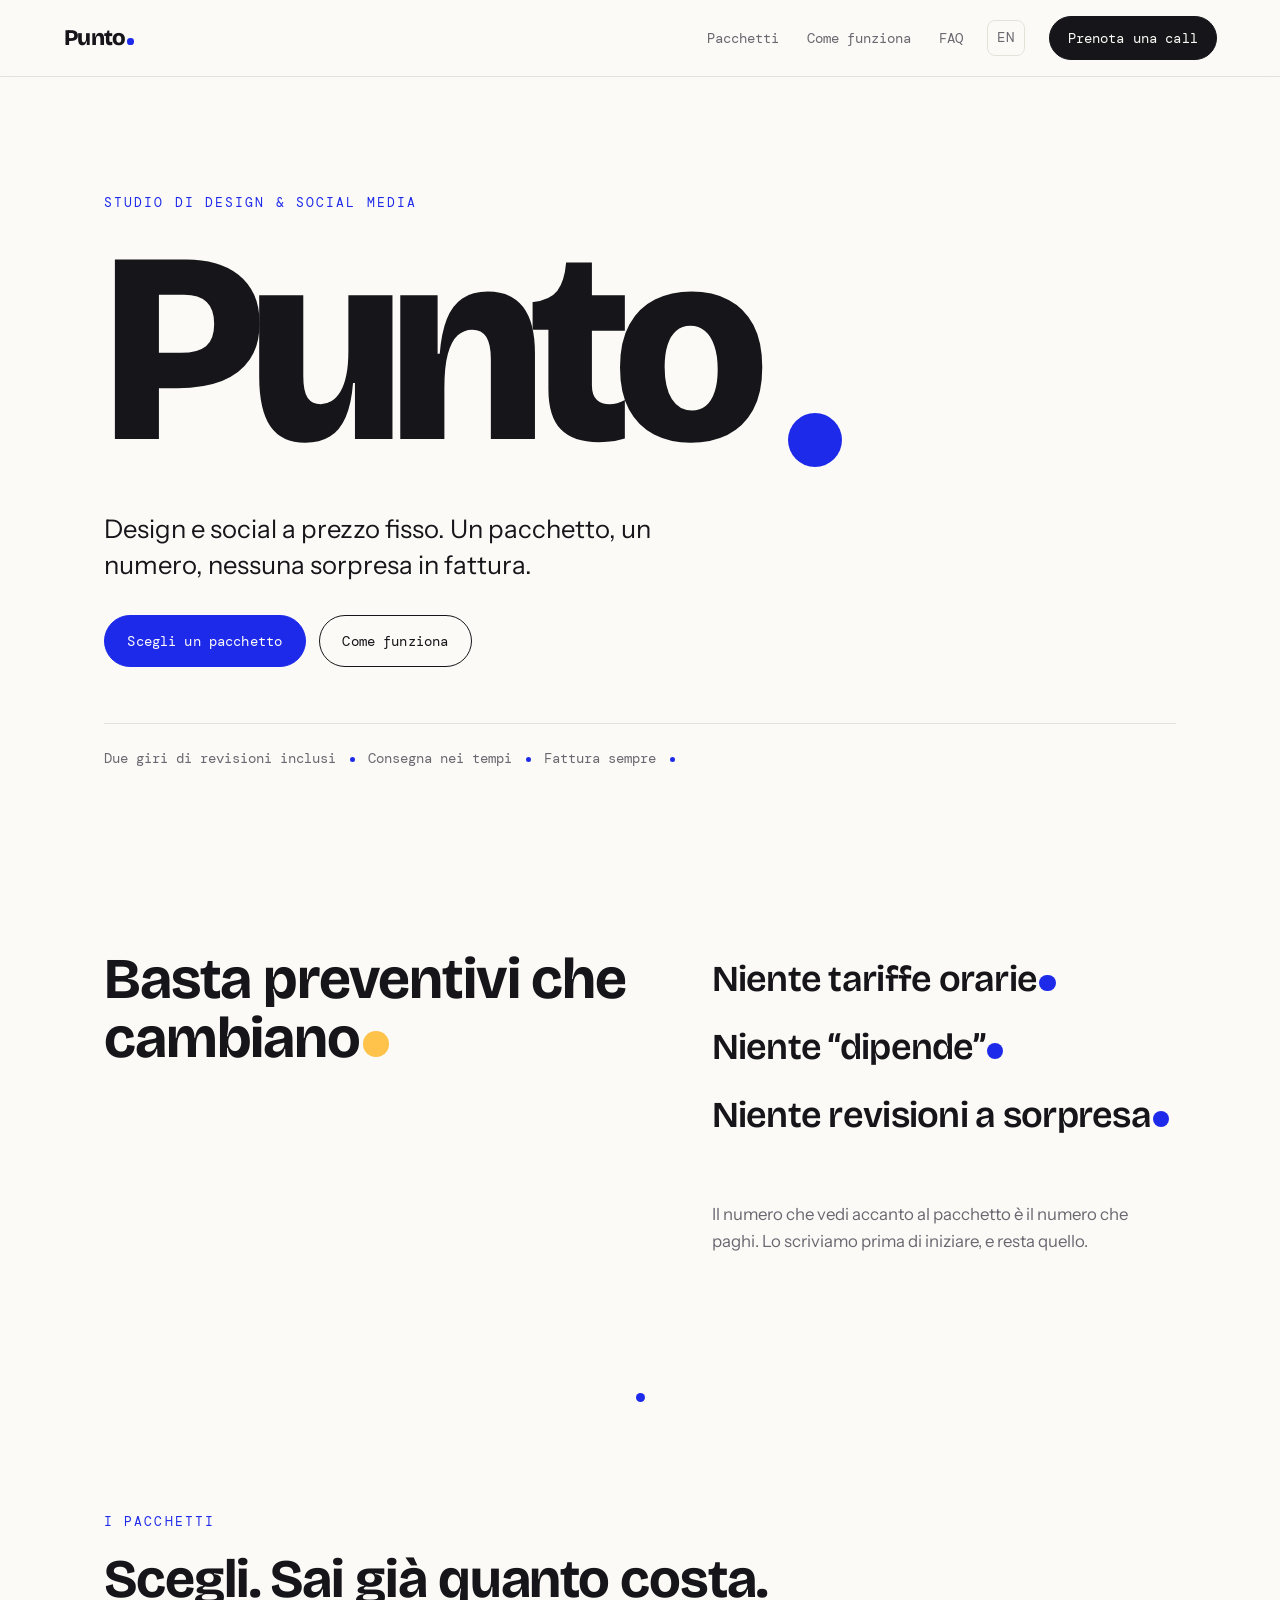
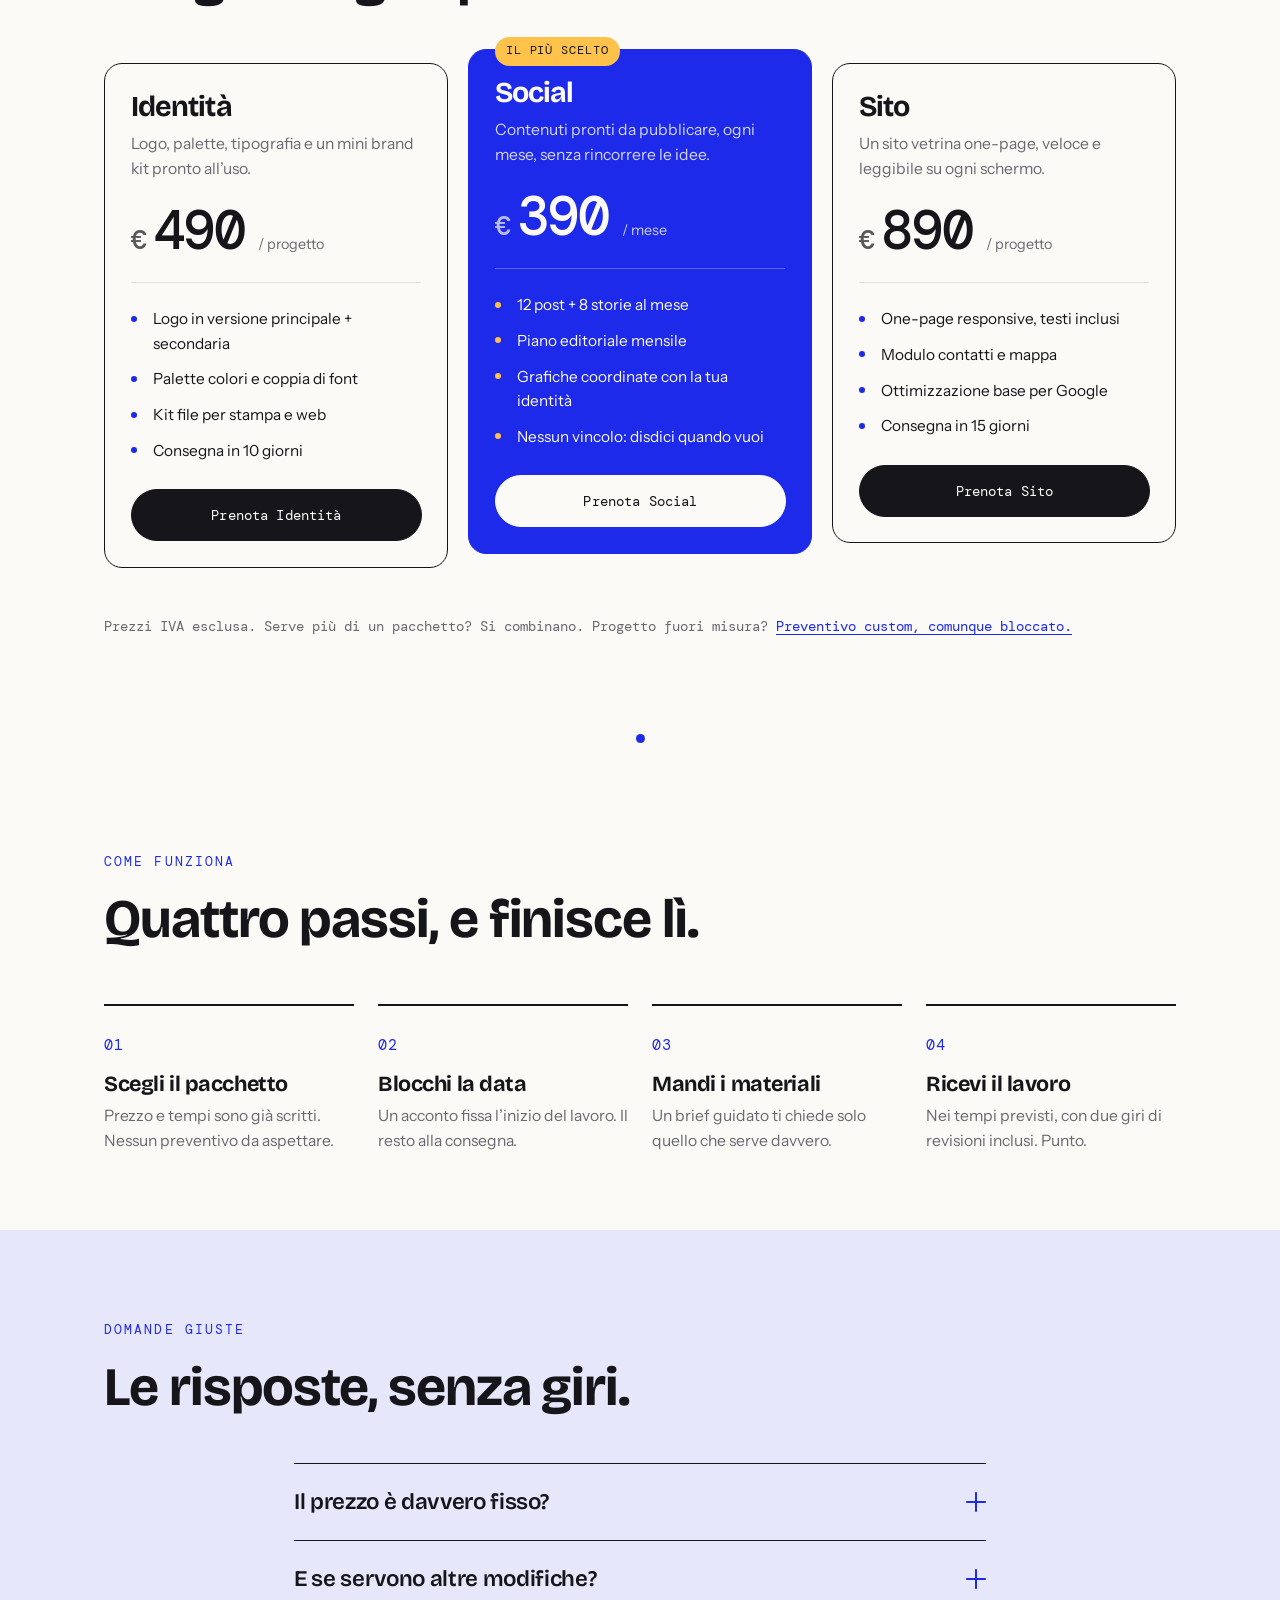
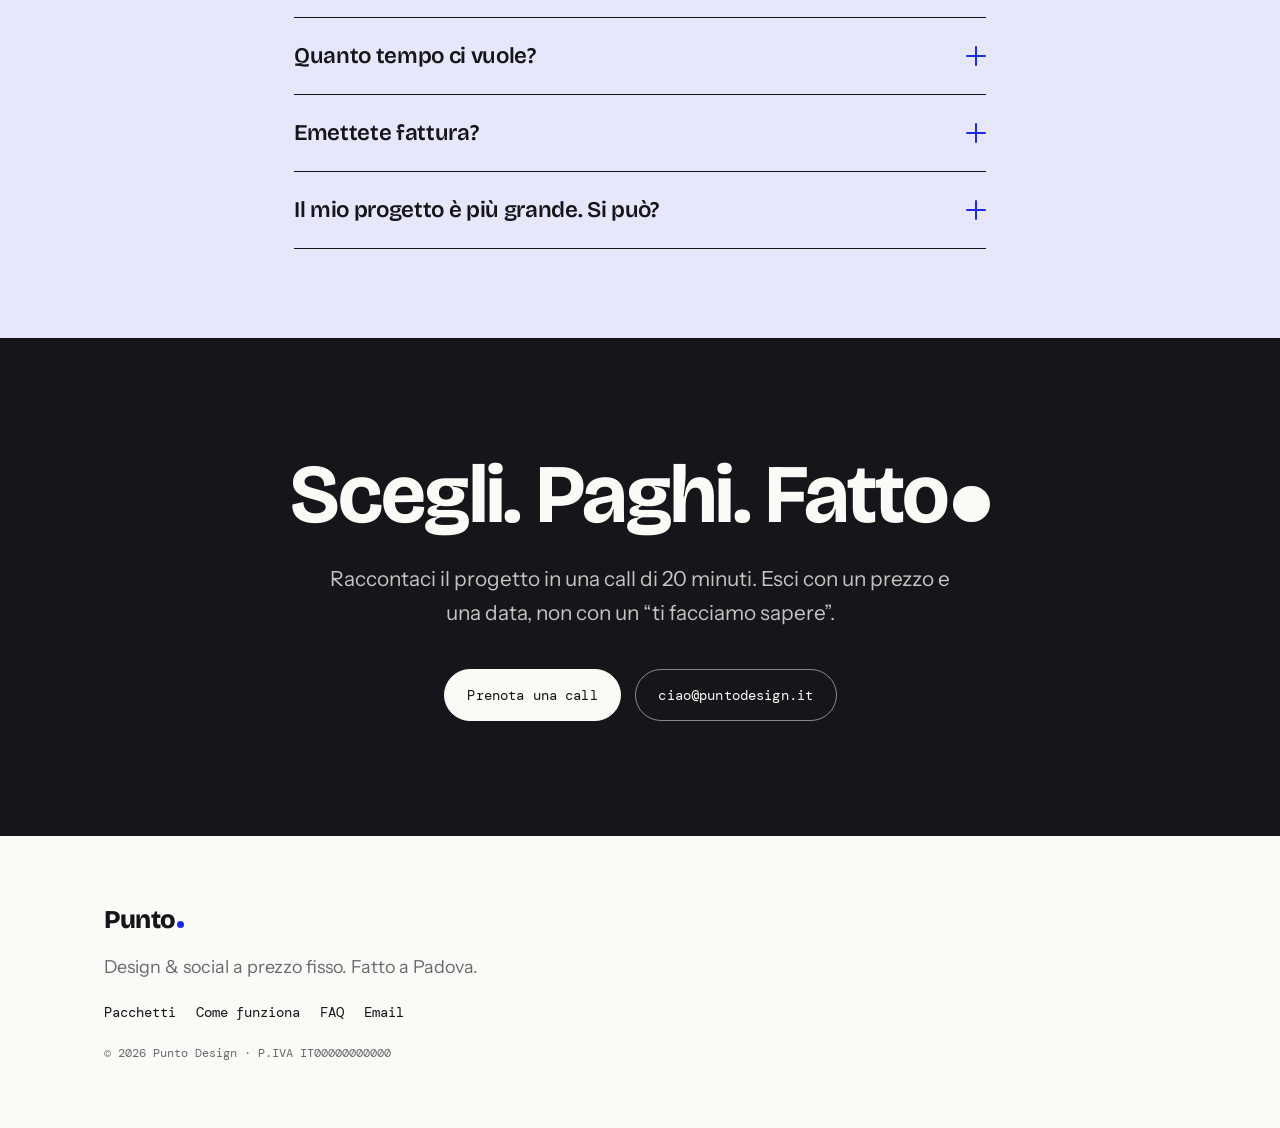
<file: index.html>
<!DOCTYPE html>
<html lang="it">
<head>
  <meta charset="UTF-8" />
  <meta name="viewport" content="width=device-width, initial-scale=1.0" />
  <title>Punto — Design &amp; social a prezzo fisso</title>
  <meta name="description" content="Studio di design e social media a prezzo fisso. Un pacchetto, un numero, nessuna sorpresa in fattura. Punto." />

  <link rel="preconnect" href="https://fonts.googleapis.com" />
  <link rel="preconnect" href="https://fonts.gstatic.com" crossorigin />
  <link href="https://fonts.googleapis.com/css2?family=Bricolage+Grotesque:opsz,wght@12..96,400..800&family=DM+Mono:wght@400;500&family=Instrument+Sans:opsz,wght@20..48,400..600&display=swap" rel="stylesheet" />

  <link rel="stylesheet" href="styles.css" />
  <link rel="icon" href="data:image/svg+xml,%3Csvg xmlns='http://www.w3.org/2000/svg' viewBox='0 0 32 32'%3E%3Crect width='32' height='32' fill='%23FBFAF6'/%3E%3Ccircle cx='16' cy='23' r='6' fill='%231E2AEA'/%3E%3C/svg%3E" />
</head>
<body>
  <a class="skip-link" href="#pacchetti">Salta ai pacchetti</a>

  <!-- ============ NAV ============ -->
  <header class="nav" id="top">
    <a class="nav__brand" href="#top" aria-label="Punto — torna su">
      Punto<span class="dot" aria-hidden="true"></span>
    </a>
    <nav class="nav__links" aria-label="Navigazione principale">
      <a href="#pacchetti">Pacchetti</a>
      <a href="#come-funziona">Come funziona</a>
      <a href="#faq">FAQ</a>
    </nav>
    <a class="nav__lang" href="en.html" aria-label="Switch to English">EN</a>
    <a class="btn btn--ink nav__cta" href="#prenota">Prenota una call</a>
  </header>

  <main>
    <!-- ============ HERO ============ -->
    <section class="hero" aria-labelledby="hero-title">
      <p class="eyebrow">Studio di design &amp; social media</p>
      <h1 class="hero__title" id="hero-title">
        <span class="hero__word">Punto</span><span class="hero__dot" aria-hidden="true"></span>
      </h1>
      <p class="hero__lede">
        Design e social a prezzo fisso. Un pacchetto, un numero,
        nessuna sorpresa in fattura.
      </p>
      <div class="hero__actions">
        <a class="btn btn--cobalt" href="#pacchetti">Scegli un pacchetto</a>
        <a class="btn btn--ghost" href="#come-funziona">Come funziona</a>
      </div>
      <p class="hero__foot">
        Due giri di revisioni inclusi<span class="tick" aria-hidden="true"></span>
        Consegna nei tempi<span class="tick" aria-hidden="true"></span>
        Fattura sempre<span class="tick" aria-hidden="true"></span>
      </p>
    </section>

    <!-- ============ MANIFESTO ============ -->
    <section class="manifesto" aria-labelledby="manifesto-title">
      <h2 class="manifesto__title" id="manifesto-title">
        Basta preventivi che cambiano<span class="dot dot--amber" aria-hidden="true"></span>
      </h2>
      <ul class="manifesto__list">
        <li>Niente tariffe orarie<span class="dot" aria-hidden="true"></span></li>
        <li>Niente &ldquo;dipende&rdquo;<span class="dot" aria-hidden="true"></span></li>
        <li>Niente revisioni a sorpresa<span class="dot" aria-hidden="true"></span></li>
      </ul>
      <p class="manifesto__note">
        Il numero che vedi accanto al pacchetto è il numero che paghi.
        Lo scriviamo prima di iniziare, e resta quello.
      </p>
    </section>

    <div class="divider" role="separator" aria-hidden="true"><span></span></div>

    <!-- ============ PACCHETTI ============ -->
    <section class="packages" id="pacchetti" aria-labelledby="pkg-title">
      <div class="section-head">
        <p class="eyebrow">I pacchetti</p>
        <h2 class="section-head__title" id="pkg-title">Scegli. Sai già quanto costa.</h2>
      </div>

      <div class="pkg-grid">
        <!-- Identità -->
        <article class="pkg">
          <header class="pkg__head">
            <h3 class="pkg__name">Identità</h3>
            <p class="pkg__desc">Logo, palette, tipografia e un mini brand kit pronto all&rsquo;uso.</p>
          </header>
          <p class="pkg__price"><span class="pkg__cur">€</span>490<span class="pkg__unit">/ progetto</span></p>
          <ul class="pkg__list">
            <li>Logo in versione principale + secondaria</li>
            <li>Palette colori e coppia di font</li>
            <li>Kit file per stampa e web</li>
            <li>Consegna in 10 giorni</li>
          </ul>
          <a class="btn btn--ink pkg__cta" href="#prenota">Prenota Identità</a>
        </article>

        <!-- Social - featured -->
        <article class="pkg pkg--featured">
          <span class="pkg__badge">Il più scelto</span>
          <header class="pkg__head">
            <h3 class="pkg__name">Social</h3>
            <p class="pkg__desc">Contenuti pronti da pubblicare, ogni mese, senza rincorrere le idee.</p>
          </header>
          <p class="pkg__price"><span class="pkg__cur">€</span>390<span class="pkg__unit">/ mese</span></p>
          <ul class="pkg__list">
            <li>12 post + 8 storie al mese</li>
            <li>Piano editoriale mensile</li>
            <li>Grafiche coordinate con la tua identità</li>
            <li>Nessun vincolo: disdici quando vuoi</li>
          </ul>
          <a class="btn btn--paper pkg__cta" href="#prenota">Prenota Social</a>
        </article>

        <!-- Sito -->
        <article class="pkg">
          <header class="pkg__head">
            <h3 class="pkg__name">Sito</h3>
            <p class="pkg__desc">Un sito vetrina one-page, veloce e leggibile su ogni schermo.</p>
          </header>
          <p class="pkg__price"><span class="pkg__cur">€</span>890<span class="pkg__unit">/ progetto</span></p>
          <ul class="pkg__list">
            <li>One-page responsive, testi inclusi</li>
            <li>Modulo contatti e mappa</li>
            <li>Ottimizzazione base per Google</li>
            <li>Consegna in 15 giorni</li>
          </ul>
          <a class="btn btn--ink pkg__cta" href="#prenota">Prenota Sito</a>
        </article>
      </div>

      <p class="packages__fineprint">
        Prezzi IVA esclusa. Serve più di un pacchetto? Si combinano.
        Progetto fuori misura? <a href="#prenota">Preventivo custom, comunque bloccato.</a>
      </p>
    </section>

    <div class="divider" role="separator" aria-hidden="true"><span></span></div>

    <!-- ============ COME FUNZIONA ============ -->
    <section class="steps" id="come-funziona" aria-labelledby="steps-title">
      <div class="section-head">
        <p class="eyebrow">Come funziona</p>
        <h2 class="section-head__title" id="steps-title">Quattro passi, e finisce lì.</h2>
      </div>

      <ol class="steps__list">
        <li class="step">
          <span class="step__num">01</span>
          <h3 class="step__title">Scegli il pacchetto</h3>
          <p class="step__text">Prezzo e tempi sono già scritti. Nessun preventivo da aspettare.</p>
        </li>
        <li class="step">
          <span class="step__num">02</span>
          <h3 class="step__title">Blocchi la data</h3>
          <p class="step__text">Un acconto fissa l&rsquo;inizio del lavoro. Il resto alla consegna.</p>
        </li>
        <li class="step">
          <span class="step__num">03</span>
          <h3 class="step__title">Mandi i materiali</h3>
          <p class="step__text">Un brief guidato ti chiede solo quello che serve davvero.</p>
        </li>
        <li class="step">
          <span class="step__num">04</span>
          <h3 class="step__title">Ricevi il lavoro</h3>
          <p class="step__text">Nei tempi previsti, con due giri di revisioni inclusi. Punto.</p>
        </li>
      </ol>
    </section>

    <!-- ============ FAQ ============ -->
    <section class="faq" id="faq" aria-labelledby="faq-title">
      <div class="section-head">
        <p class="eyebrow">Domande giuste</p>
        <h2 class="section-head__title" id="faq-title">Le risposte, senza giri.</h2>
      </div>

      <div class="faq__list">
        <details class="qa">
          <summary>Il prezzo è davvero fisso?<span class="qa__mark" aria-hidden="true"></span></summary>
          <p>Sì. Il numero accanto al pacchetto è quello che paghi. Lo mettiamo per iscritto prima di partire e non cambia in corsa.</p>
        </details>
        <details class="qa">
          <summary>E se servono altre modifiche?<span class="qa__mark" aria-hidden="true"></span></summary>
          <p>Due giri di revisioni sono inclusi in ogni pacchetto. Se ne servono altri, hanno una tariffa fissa a giro, scritta nel preventivo. Nessuna sorpresa.</p>
        </details>
        <details class="qa">
          <summary>Quanto tempo ci vuole?<span class="qa__mark" aria-hidden="true"></span></summary>
          <p>I tempi sono indicati per ogni pacchetto e partono dalla data di start che blocchi tu. Se sei in ritardo con i materiali, la data slitta con te.</p>
        </details>
        <details class="qa">
          <summary>Emettete fattura?<span class="qa__mark" aria-hidden="true"></span></summary>
          <p>Sempre. Fattura regolare per ogni progetto e per ogni mese di gestione social.</p>
        </details>
        <details class="qa">
          <summary>Il mio progetto è più grande. Si può?<span class="qa__mark" aria-hidden="true"></span></summary>
          <p>Certo. Componi più pacchetti insieme, oppure chiedi un preventivo custom: anche quello a prezzo bloccato, deciso prima di iniziare.</p>
        </details>
      </div>
    </section>

    <!-- ============ PRENOTA / CTA ============ -->
    <section class="cta" id="prenota" aria-labelledby="cta-title">
      <h2 class="cta__title" id="cta-title">
        Scegli. Paghi. Fatto<span class="dot dot--paper" aria-hidden="true"></span>
      </h2>
      <p class="cta__lede">
        Raccontaci il progetto in una call di 20 minuti. Esci con un prezzo
        e una data, non con un &ldquo;ti facciamo sapere&rdquo;.
      </p>
      <div class="cta__actions">
        <a class="btn btn--paper" href="mailto:ciao@puntodesign.it?subject=Prenoto%20una%20call">Prenota una call</a>
        <a class="btn btn--ghost-paper" href="mailto:ciao@puntodesign.it">ciao@puntodesign.it</a>
      </div>
    </section>
  </main>

  <!-- ============ FOOTER ============ -->
  <footer class="footer">
    <div class="footer__brand">Punto<span class="dot" aria-hidden="true"></span></div>
    <p class="footer__tag">Design &amp; social a prezzo fisso. Fatto a Padova.</p>
    <nav class="footer__links" aria-label="Link footer">
      <a href="#pacchetti">Pacchetti</a>
      <a href="#come-funziona">Come funziona</a>
      <a href="#faq">FAQ</a>
      <a href="mailto:ciao@puntodesign.it">Email</a>
    </nav>
    <p class="footer__legal">© <span id="year">2026</span> Punto Design · P.IVA IT00000000000</p>
  </footer>

  <script src="script.js"></script>
</body>
</html>
</file>
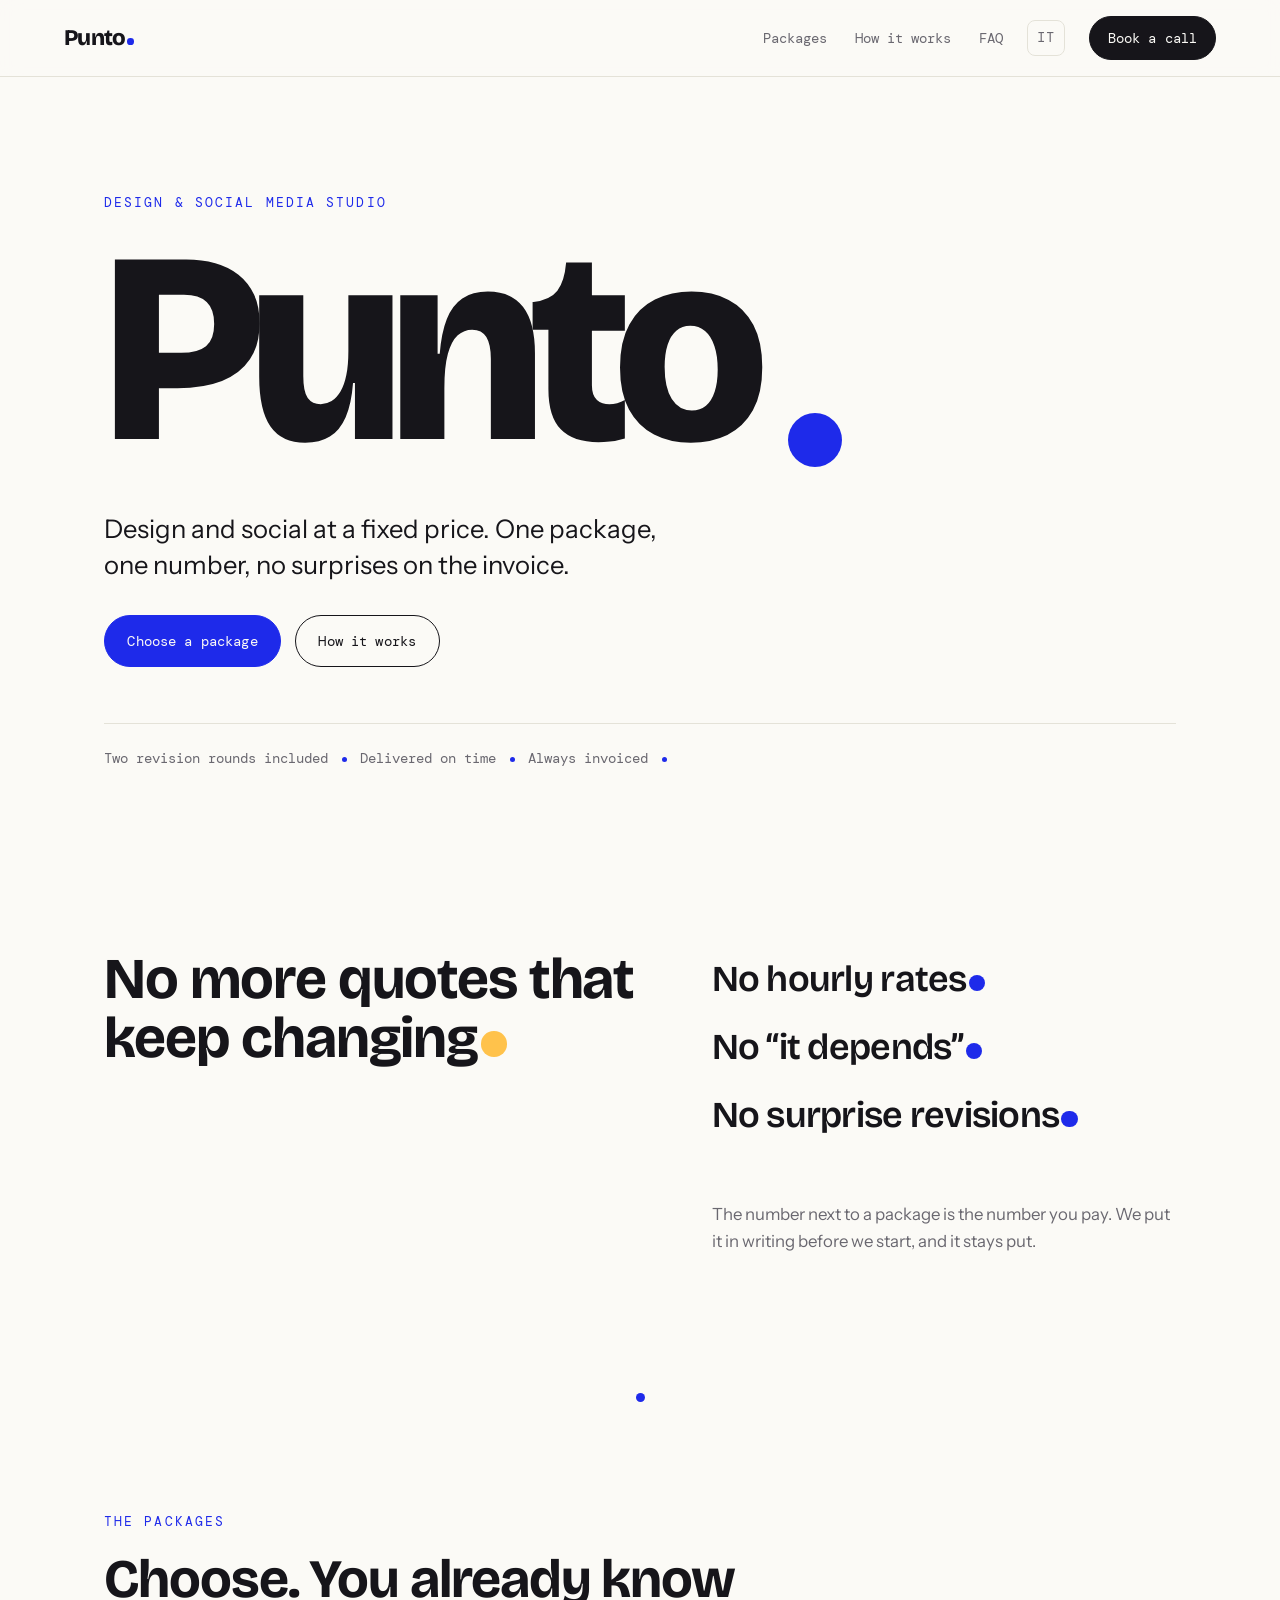
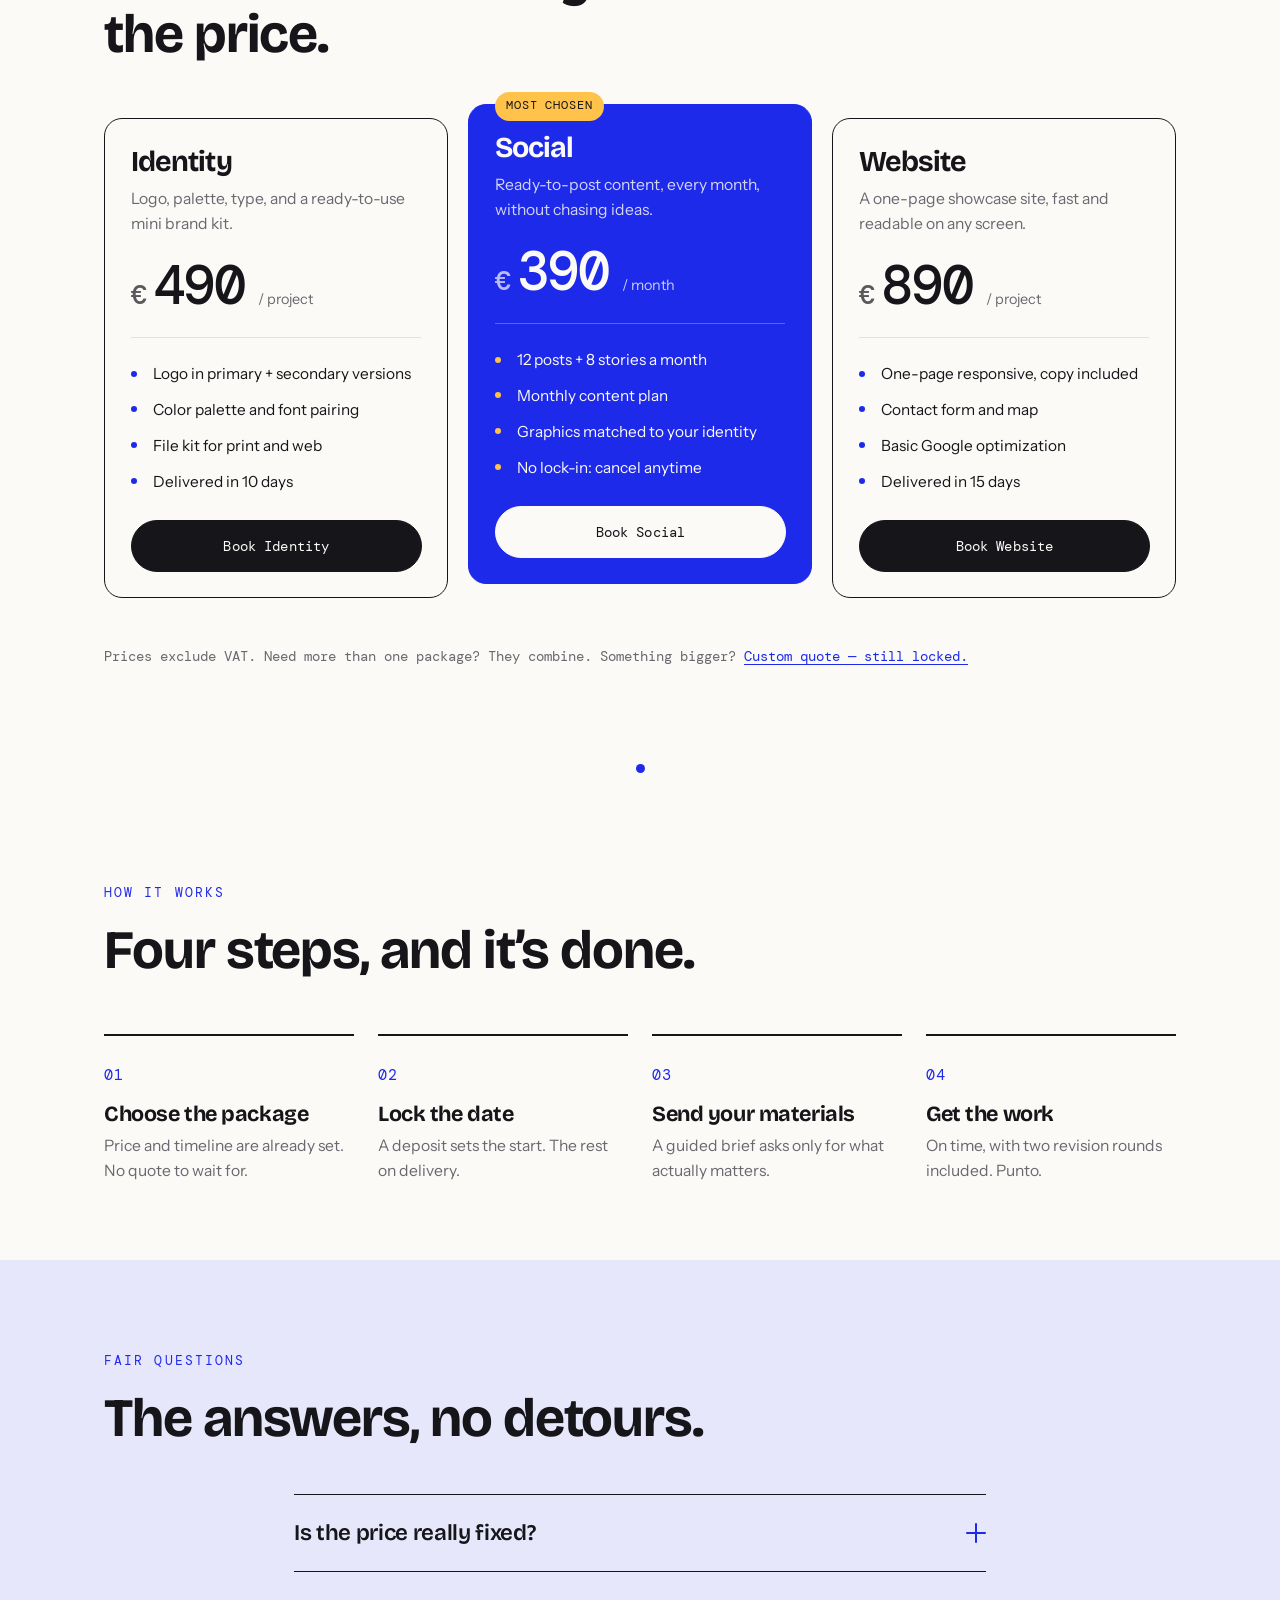
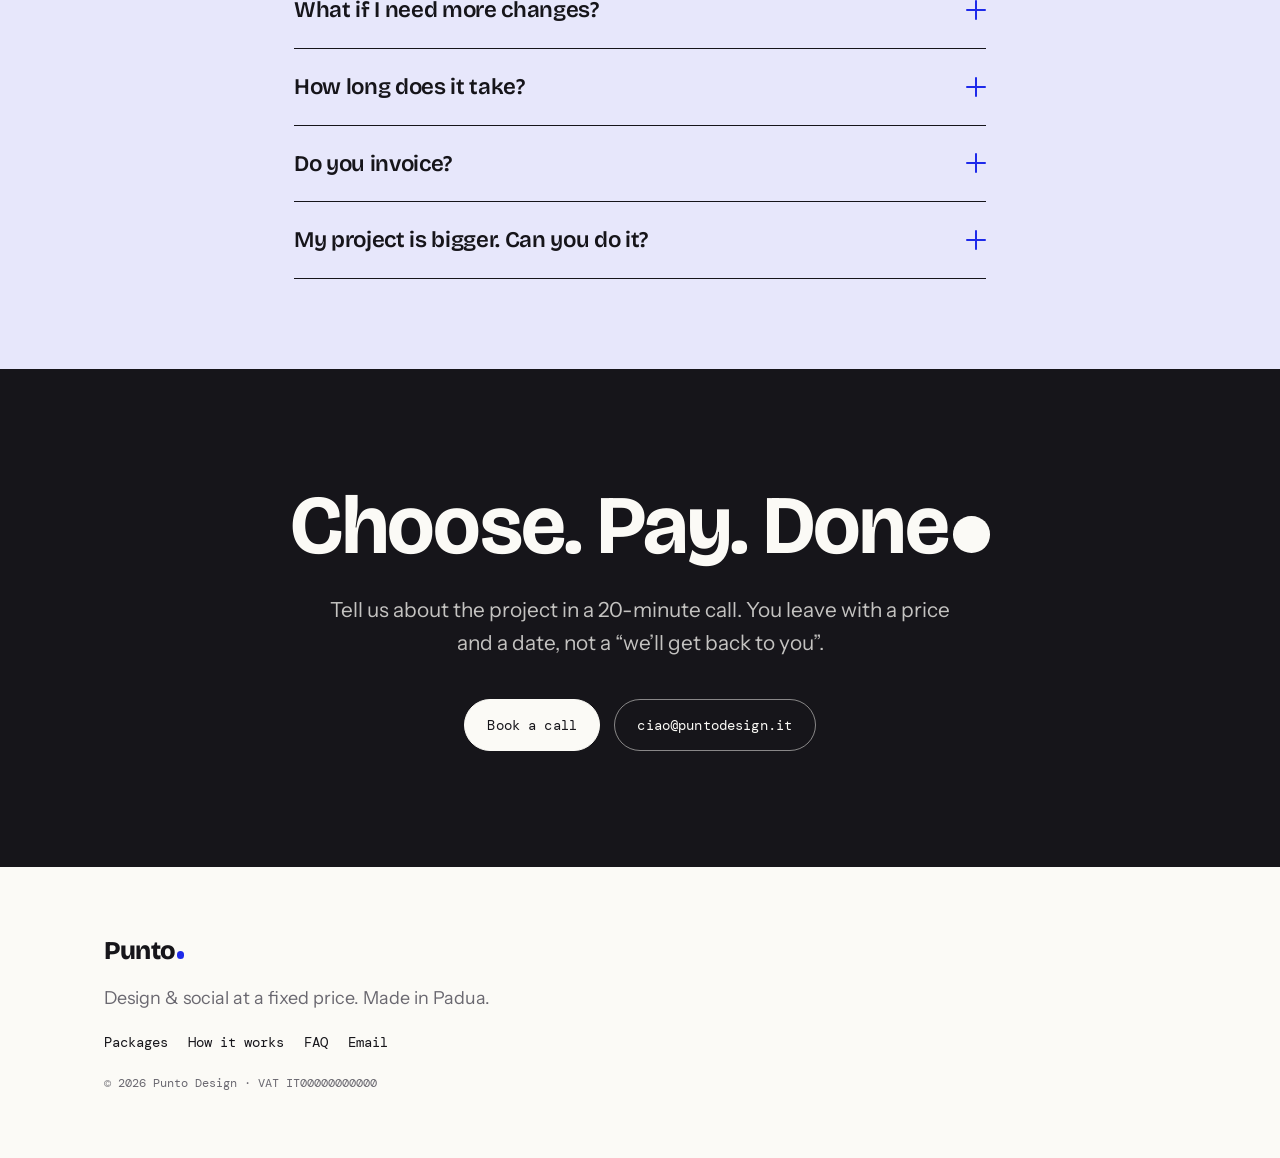
<file: en.html>
<!DOCTYPE html>
<html lang="en">
<head>
  <meta charset="UTF-8" />
  <meta name="viewport" content="width=device-width, initial-scale=1.0" />
  <title>Punto — Design &amp; social at a fixed price</title>
  <meta name="description" content="Design and social media studio at a fixed price. One package, one number, no surprises on the invoice. Punto." />

  <link rel="preconnect" href="https://fonts.googleapis.com" />
  <link rel="preconnect" href="https://fonts.gstatic.com" crossorigin />
  <link href="https://fonts.googleapis.com/css2?family=Bricolage+Grotesque:opsz,wght@12..96,400..800&family=DM+Mono:wght@400;500&family=Instrument+Sans:opsz,wght@20..48,400..600&display=swap" rel="stylesheet" />

  <link rel="stylesheet" href="styles.css" />
  <link rel="icon" href="data:image/svg+xml,%3Csvg xmlns='http://www.w3.org/2000/svg' viewBox='0 0 32 32'%3E%3Crect width='32' height='32' fill='%23FBFAF6'/%3E%3Ccircle cx='16' cy='23' r='6' fill='%231E2AEA'/%3E%3C/svg%3E" />
</head>
<body>
  <a class="skip-link" href="#packages">Skip to packages</a>

  <!-- ============ NAV ============ -->
  <header class="nav" id="top">
    <a class="nav__brand" href="#top" aria-label="Punto — back to top">
      Punto<span class="dot" aria-hidden="true"></span>
    </a>
    <nav class="nav__links" aria-label="Main navigation">
      <a href="#packages">Packages</a>
      <a href="#how-it-works">How it works</a>
      <a href="#faq">FAQ</a>
    </nav>
    <a class="nav__lang" href="index.html" aria-label="Passa all'italiano">IT</a>
    <a class="btn btn--ink nav__cta" href="#book">Book a call</a>
  </header>

  <main>
    <!-- ============ HERO ============ -->
    <section class="hero" aria-labelledby="hero-title">
      <p class="eyebrow">Design &amp; social media studio</p>
      <h1 class="hero__title" id="hero-title">
        <span class="hero__word">Punto</span><span class="hero__dot" aria-hidden="true"></span>
      </h1>
      <p class="hero__lede">
        Design and social at a fixed price. One package, one number,
        no surprises on the invoice.
      </p>
      <div class="hero__actions">
        <a class="btn btn--cobalt" href="#packages">Choose a package</a>
        <a class="btn btn--ghost" href="#how-it-works">How it works</a>
      </div>
      <p class="hero__foot">
        Two revision rounds included<span class="tick" aria-hidden="true"></span>
        Delivered on time<span class="tick" aria-hidden="true"></span>
        Always invoiced<span class="tick" aria-hidden="true"></span>
      </p>
    </section>

    <!-- ============ MANIFESTO ============ -->
    <section class="manifesto" aria-labelledby="manifesto-title">
      <h2 class="manifesto__title" id="manifesto-title">
        No more quotes that keep changing<span class="dot dot--amber" aria-hidden="true"></span>
      </h2>
      <ul class="manifesto__list">
        <li>No hourly rates<span class="dot" aria-hidden="true"></span></li>
        <li>No &ldquo;it depends&rdquo;<span class="dot" aria-hidden="true"></span></li>
        <li>No surprise revisions<span class="dot" aria-hidden="true"></span></li>
      </ul>
      <p class="manifesto__note">
        The number next to a package is the number you pay. We put it in
        writing before we start, and it stays put.
      </p>
    </section>

    <div class="divider" role="separator" aria-hidden="true"><span></span></div>

    <!-- ============ PACKAGES ============ -->
    <section class="packages" id="packages" aria-labelledby="pkg-title">
      <div class="section-head">
        <p class="eyebrow">The packages</p>
        <h2 class="section-head__title" id="pkg-title">Choose. You already know the price.</h2>
      </div>

      <div class="pkg-grid">
        <!-- Identity -->
        <article class="pkg">
          <header class="pkg__head">
            <h3 class="pkg__name">Identity</h3>
            <p class="pkg__desc">Logo, palette, type, and a ready-to-use mini brand kit.</p>
          </header>
          <p class="pkg__price"><span class="pkg__cur">€</span>490<span class="pkg__unit">/ project</span></p>
          <ul class="pkg__list">
            <li>Logo in primary + secondary versions</li>
            <li>Color palette and font pairing</li>
            <li>File kit for print and web</li>
            <li>Delivered in 10 days</li>
          </ul>
          <a class="btn btn--ink pkg__cta" href="#book">Book Identity</a>
        </article>

        <!-- Social - featured -->
        <article class="pkg pkg--featured">
          <span class="pkg__badge">Most chosen</span>
          <header class="pkg__head">
            <h3 class="pkg__name">Social</h3>
            <p class="pkg__desc">Ready-to-post content, every month, without chasing ideas.</p>
          </header>
          <p class="pkg__price"><span class="pkg__cur">€</span>390<span class="pkg__unit">/ month</span></p>
          <ul class="pkg__list">
            <li>12 posts + 8 stories a month</li>
            <li>Monthly content plan</li>
            <li>Graphics matched to your identity</li>
            <li>No lock-in: cancel anytime</li>
          </ul>
          <a class="btn btn--paper pkg__cta" href="#book">Book Social</a>
        </article>

        <!-- Website -->
        <article class="pkg">
          <header class="pkg__head">
            <h3 class="pkg__name">Website</h3>
            <p class="pkg__desc">A one-page showcase site, fast and readable on any screen.</p>
          </header>
          <p class="pkg__price"><span class="pkg__cur">€</span>890<span class="pkg__unit">/ project</span></p>
          <ul class="pkg__list">
            <li>One-page responsive, copy included</li>
            <li>Contact form and map</li>
            <li>Basic Google optimization</li>
            <li>Delivered in 15 days</li>
          </ul>
          <a class="btn btn--ink pkg__cta" href="#book">Book Website</a>
        </article>
      </div>

      <p class="packages__fineprint">
        Prices exclude VAT. Need more than one package? They combine.
        Something bigger? <a href="#book">Custom quote — still locked.</a>
      </p>
    </section>

    <div class="divider" role="separator" aria-hidden="true"><span></span></div>

    <!-- ============ HOW IT WORKS ============ -->
    <section class="steps" id="how-it-works" aria-labelledby="steps-title">
      <div class="section-head">
        <p class="eyebrow">How it works</p>
        <h2 class="section-head__title" id="steps-title">Four steps, and it&rsquo;s done.</h2>
      </div>

      <ol class="steps__list">
        <li class="step">
          <span class="step__num">01</span>
          <h3 class="step__title">Choose the package</h3>
          <p class="step__text">Price and timeline are already set. No quote to wait for.</p>
        </li>
        <li class="step">
          <span class="step__num">02</span>
          <h3 class="step__title">Lock the date</h3>
          <p class="step__text">A deposit sets the start. The rest on delivery.</p>
        </li>
        <li class="step">
          <span class="step__num">03</span>
          <h3 class="step__title">Send your materials</h3>
          <p class="step__text">A guided brief asks only for what actually matters.</p>
        </li>
        <li class="step">
          <span class="step__num">04</span>
          <h3 class="step__title">Get the work</h3>
          <p class="step__text">On time, with two revision rounds included. Punto.</p>
        </li>
      </ol>
    </section>

    <!-- ============ FAQ ============ -->
    <section class="faq" id="faq" aria-labelledby="faq-title">
      <div class="section-head">
        <p class="eyebrow">Fair questions</p>
        <h2 class="section-head__title" id="faq-title">The answers, no detours.</h2>
      </div>

      <div class="faq__list">
        <details class="qa">
          <summary>Is the price really fixed?<span class="qa__mark" aria-hidden="true"></span></summary>
          <p>Yes. The number next to the package is what you pay. We put it in writing before we start, and it won&rsquo;t change midway.</p>
        </details>
        <details class="qa">
          <summary>What if I need more changes?<span class="qa__mark" aria-hidden="true"></span></summary>
          <p>Two revision rounds are included in every package. If you need more, they have a fixed rate per round, written in the quote. No surprises.</p>
        </details>
        <details class="qa">
          <summary>How long does it take?<span class="qa__mark" aria-hidden="true"></span></summary>
          <p>Timelines are listed per package and start from the date you lock in. If your materials run late, the date moves with you.</p>
        </details>
        <details class="qa">
          <summary>Do you invoice?<span class="qa__mark" aria-hidden="true"></span></summary>
          <p>Always. A proper invoice for every project and every month of social management.</p>
        </details>
        <details class="qa">
          <summary>My project is bigger. Can you do it?<span class="qa__mark" aria-hidden="true"></span></summary>
          <p>Of course. Combine several packages, or ask for a custom quote — also at a fixed price, agreed before we start.</p>
        </details>
      </div>
    </section>

    <!-- ============ BOOK / CTA ============ -->
    <section class="cta" id="book" aria-labelledby="cta-title">
      <h2 class="cta__title" id="cta-title">
        Choose. Pay. Done<span class="dot dot--paper" aria-hidden="true"></span>
      </h2>
      <p class="cta__lede">
        Tell us about the project in a 20-minute call. You leave with a price
        and a date, not a &ldquo;we&rsquo;ll get back to you&rdquo;.
      </p>
      <div class="cta__actions">
        <a class="btn btn--paper" href="mailto:ciao@puntodesign.it?subject=Book%20a%20call">Book a call</a>
        <a class="btn btn--ghost-paper" href="mailto:ciao@puntodesign.it">ciao@puntodesign.it</a>
      </div>
    </section>
  </main>

  <!-- ============ FOOTER ============ -->
  <footer class="footer">
    <div class="footer__brand">Punto<span class="dot" aria-hidden="true"></span></div>
    <p class="footer__tag">Design &amp; social at a fixed price. Made in Padua.</p>
    <nav class="footer__links" aria-label="Footer links">
      <a href="#packages">Packages</a>
      <a href="#how-it-works">How it works</a>
      <a href="#faq">FAQ</a>
      <a href="mailto:ciao@puntodesign.it">Email</a>
    </nav>
    <p class="footer__legal">© <span id="year">2026</span> Punto Design · VAT IT00000000000</p>
  </footer>

  <script src="script.js"></script>
</body>
</html>
</file>
<file: styles.css>
/* =========================================================
   Punto — Design & social a prezzo fisso
   Signature: the full stop. A single cobalt dot is the brand;
   claims end in it, dividers are it.
   ========================================================= */

:root {
  /* Palette */
  --paper:      #FBFAF6;   /* warm near-white, not cream */
  --ink:        #16151A;   /* near-black, faint violet */
  --cobalt:     #1E2AEA;   /* the dot / primary */
  --cobalt-ink: #101AC0;   /* pressed state */
  --periwinkle: #E7E7FB;   /* section tint */
  --amber:      #FFC24B;   /* single warm marker */
  --line:       #E4E2D8;   /* hairline on paper */
  --muted:      #6A6870;   /* secondary text */

  /* Type */
  --display: "Bricolage Grotesque", system-ui, sans-serif;
  --body:    "Instrument Sans", system-ui, sans-serif;
  --mono:    "DM Mono", ui-monospace, monospace;

  /* Rhythm */
  --gutter: clamp(1.25rem, 5vw, 5rem);
  --maxw: 1200px;
  --radius: 18px;
}

/* ---------- reset-ish ---------- */
*, *::before, *::after { box-sizing: border-box; }
html { scroll-behavior: smooth; -webkit-text-size-adjust: 100%; }
body {
  margin: 0;
  background: var(--paper);
  color: var(--ink);
  font-family: var(--body);
  font-size: clamp(1rem, 0.96rem + 0.2vw, 1.125rem);
  line-height: 1.6;
  -webkit-font-smoothing: antialiased;
  text-rendering: optimizeLegibility;
}
img { max-width: 100%; display: block; }
a { color: inherit; }

h1, h2, h3 {
  font-family: var(--display);
  font-weight: 700;
  line-height: 1.02;
  letter-spacing: -0.02em;
  margin: 0;
}

.skip-link {
  position: absolute;
  left: 50%;
  transform: translateX(-50%) translateY(-140%);
  top: 0.75rem;
  background: var(--ink);
  color: var(--paper);
  padding: 0.6rem 1rem;
  border-radius: 999px;
  z-index: 100;
  transition: transform 0.18s ease;
}
.skip-link:focus { transform: translateX(-50%) translateY(0); }

:where(a, button, summary, .btn):focus-visible {
  outline: 3px solid var(--cobalt);
  outline-offset: 3px;
  border-radius: 6px;
}

/* =========================================================
   The signature dot
   ========================================================= */
.dot {
  display: inline-block;
  width: 0.44em;
  height: 0.44em;
  margin-left: 0.06em;
  border-radius: 50%;
  background: var(--cobalt);
  vertical-align: baseline;
}
.dot--amber  { background: var(--amber); }
.dot--paper  { background: var(--paper); }

/* small "tick" separator = a mid dot */
.tick {
  display: inline-block;
  width: 5px; height: 5px;
  margin: 0 0.85rem;
  border-radius: 50%;
  background: var(--cobalt);
  vertical-align: middle;
}

/* =========================================================
   Buttons
   ========================================================= */
.btn {
  --btn-bg: var(--ink);
  --btn-fg: var(--paper);
  display: inline-flex;
  align-items: center;
  justify-content: center;
  gap: 0.5rem;
  font-family: var(--mono);
  font-size: 0.9rem;
  letter-spacing: 0.01em;
  text-decoration: none;
  padding: 0.85rem 1.4rem;
  border-radius: 999px;
  background: var(--btn-bg);
  color: var(--btn-fg);
  border: 1.5px solid var(--btn-bg);
  transition: transform 0.16s ease, background 0.16s ease, box-shadow 0.16s ease, color 0.16s ease;
  will-change: transform;
}
.btn:hover { transform: translateY(-2px); box-shadow: 0 10px 24px -14px rgba(22,21,26,0.6); }
.btn:active { transform: translateY(0); }

.btn--ink    { --btn-bg: var(--ink);    --btn-fg: var(--paper); }
.btn--cobalt { --btn-bg: var(--cobalt); --btn-fg: var(--paper); border-color: var(--cobalt); }
.btn--cobalt:hover { background: var(--cobalt-ink); border-color: var(--cobalt-ink); }
.btn--ghost {
  --btn-bg: transparent; --btn-fg: var(--ink);
  border-color: var(--ink);
}
.btn--ghost:hover { background: var(--ink); color: var(--paper); }
.btn--paper  { --btn-bg: var(--paper); --btn-fg: var(--ink); }
.btn--ghost-paper {
  --btn-bg: transparent; --btn-fg: var(--paper);
  border-color: rgba(251,250,246,0.5);
}
.btn--ghost-paper:hover { background: var(--paper); color: var(--ink); border-color: var(--paper); }

/* =========================================================
   Nav
   ========================================================= */
.nav {
  position: sticky;
  top: 0;
  z-index: 50;
  display: flex;
  align-items: center;
  gap: 1.5rem;
  padding: 1rem var(--gutter);
  background: color-mix(in srgb, var(--paper) 86%, transparent);
  backdrop-filter: blur(10px);
  border-bottom: 1px solid var(--line);
}
.nav__brand {
  font-family: var(--display);
  font-weight: 800;
  font-size: 1.4rem;
  letter-spacing: -0.03em;
  text-decoration: none;
  color: var(--ink);
}
.nav__brand .dot { width: 0.3em; height: 0.3em; }
.nav__links {
  display: flex;
  gap: 1.75rem;
  margin-left: auto;
  font-family: var(--mono);
  font-size: 0.9rem;
}
.nav__links a { text-decoration: none; color: var(--muted); transition: color 0.15s ease; }
.nav__links a:hover { color: var(--ink); }
.nav__lang {
  font-family: var(--mono);
  font-size: 0.85rem;
  letter-spacing: 0.08em;
  text-decoration: none;
  color: var(--muted);
  padding: 0.4rem 0.55rem;
  border: 1px solid var(--line);
  border-radius: 8px;
  transition: color 0.15s ease, border-color 0.15s ease;
}
.nav__lang:hover { color: var(--ink); border-color: var(--ink); }
.nav__cta { padding: 0.6rem 1.1rem; }

/* =========================================================
   Hero
   ========================================================= */
.eyebrow {
  font-family: var(--mono);
  font-size: 0.82rem;
  letter-spacing: 0.16em;
  text-transform: uppercase;
  color: var(--cobalt);
  margin: 0 0 1.25rem;
}
.hero {
  max-width: var(--maxw);
  margin: 0 auto;
  padding: clamp(3.5rem, 9vw, 8rem) var(--gutter) clamp(3rem, 6vw, 5rem);
}
.hero__title {
  display: flex;
  align-items: flex-end;
  flex-wrap: wrap;
  font-size: clamp(4.5rem, 22vw, 17rem);
  line-height: 0.86;
  margin: 0;
}
.hero__word { font-weight: 800; letter-spacing: -0.045em; }
.hero__dot {
  display: inline-block;
  width: clamp(0.9rem, 4.5vw, 3.4rem);
  height: clamp(0.9rem, 4.5vw, 3.4rem);
  border-radius: 50%;
  background: var(--cobalt);
  margin-left: 0.12em;
  transform-origin: 50% 100%;
  animation: dot-land 0.9s cubic-bezier(0.2, 1.3, 0.4, 1) 0.15s both;
}
@keyframes dot-land {
  0%   { transform: translateY(-160%) scale(0.4); opacity: 0; }
  55%  { transform: translateY(0) scale(1.18); opacity: 1; }
  72%  { transform: translateY(-18%) scale(0.94); }
  100% { transform: translateY(0) scale(1); }
}
.hero__lede {
  max-width: 34ch;
  font-size: clamp(1.2rem, 1.05rem + 0.7vw, 1.6rem);
  line-height: 1.4;
  color: var(--ink);
  margin: clamp(1.75rem, 4vw, 2.75rem) 0 2rem;
}
.hero__actions { display: flex; flex-wrap: wrap; gap: 0.85rem; }
.hero__foot {
  margin-top: clamp(2rem, 5vw, 3.5rem);
  padding-top: 1.5rem;
  border-top: 1px solid var(--line);
  font-family: var(--mono);
  font-size: 0.85rem;
  color: var(--muted);
  display: flex;
  align-items: center;
  flex-wrap: wrap;
  row-gap: 0.5rem;
}

/* =========================================================
   Manifesto
   ========================================================= */
.manifesto {
  max-width: var(--maxw);
  margin: 0 auto;
  padding: clamp(3rem, 7vw, 6rem) var(--gutter);
  display: grid;
  grid-template-columns: 1fr;
  gap: clamp(1.5rem, 4vw, 2.5rem);
}
.manifesto__title {
  font-size: clamp(2rem, 1.2rem + 3vw, 4rem);
  max-width: 16ch;
}
.manifesto__list {
  list-style: none;
  margin: 0;
  padding: 0;
  display: grid;
  gap: 0.6rem;
  font-family: var(--display);
  font-weight: 600;
  font-size: clamp(1.4rem, 1rem + 1.6vw, 2.4rem);
  letter-spacing: -0.02em;
}
.manifesto__note {
  max-width: 52ch;
  color: var(--muted);
  font-size: 1.05rem;
}
@media (min-width: 860px) {
  .manifesto {
    grid-template-columns: 1.1fr 0.9fr;
    align-items: start;
  }
  .manifesto__title { grid-row: span 2; }
}

/* =========================================================
   Divider (a lone dot)
   ========================================================= */
.divider {
  display: flex;
  justify-content: center;
  padding: clamp(1rem, 3vw, 2rem) 0;
}
.divider span {
  width: 9px; height: 9px;
  border-radius: 50%;
  background: var(--cobalt);
}

/* =========================================================
   Section heads
   ========================================================= */
.section-head { max-width: var(--maxw); margin: 0 auto; padding: 0 var(--gutter); }
.section-head__title { font-size: clamp(2rem, 1.3rem + 2.6vw, 3.4rem); max-width: 20ch; }

/* =========================================================
   Packages
   ========================================================= */
.packages { padding: clamp(3rem, 6vw, 5rem) 0 clamp(2rem, 5vw, 4rem); }
.pkg-grid {
  max-width: var(--maxw);
  margin: clamp(2rem, 5vw, 3.5rem) auto 0;
  padding: 0 var(--gutter);
  display: grid;
  gap: 1.25rem;
  grid-template-columns: 1fr;
}
@media (min-width: 780px) {
  .pkg-grid { grid-template-columns: repeat(3, 1fr); align-items: start; }
}

.pkg {
  position: relative;
  display: flex;
  flex-direction: column;
  background: var(--paper);
  border: 1.5px solid var(--ink);
  border-radius: var(--radius);
  padding: 1.75rem 1.6rem 1.6rem;
  transition: transform 0.18s ease, box-shadow 0.18s ease;
}
.pkg:hover { transform: translateY(-4px); box-shadow: 0 22px 40px -28px rgba(22,21,26,0.55); }

.pkg--featured {
  background: var(--cobalt);
  color: var(--paper);
  border-color: var(--cobalt);
}
@media (min-width: 780px) {
  .pkg--featured { transform: translateY(-14px); }
  .pkg--featured:hover { transform: translateY(-18px); }
}
.pkg__badge {
  position: absolute;
  top: -0.85rem;
  left: 1.6rem;
  background: var(--amber);
  color: var(--ink);
  font-family: var(--mono);
  font-size: 0.72rem;
  letter-spacing: 0.08em;
  text-transform: uppercase;
  padding: 0.35rem 0.7rem;
  border-radius: 999px;
}
.pkg__name {
  font-size: 1.8rem;
  font-weight: 700;
  letter-spacing: -0.03em;
}
.pkg__desc { margin: 0.6rem 0 0; font-size: 0.98rem; }
.pkg--featured .pkg__desc { color: color-mix(in srgb, var(--paper) 82%, transparent); }
.pkg:not(.pkg--featured) .pkg__desc { color: var(--muted); }

.pkg__price {
  font-family: var(--mono);
  font-weight: 500;
  font-size: clamp(2.6rem, 2rem + 2vw, 3.4rem);
  letter-spacing: -0.03em;
  margin: 1.4rem 0 0;
  line-height: 1;
  display: flex;
  align-items: baseline;
  gap: 0.15em;
}
.pkg__cur { font-size: 0.5em; opacity: 0.7; }
.pkg__unit {
  font-family: var(--body);
  font-size: 0.9rem;
  font-weight: 400;
  letter-spacing: 0;
  margin-left: 0.35rem;
}
.pkg:not(.pkg--featured) .pkg__unit { color: var(--muted); }
.pkg--featured .pkg__unit { color: color-mix(in srgb, var(--paper) 78%, transparent); }

.pkg__list {
  list-style: none;
  margin: 1.5rem 0 0;
  padding: 1.5rem 0 0;
  border-top: 1px solid;
  border-color: var(--line);
  display: grid;
  gap: 0.7rem;
  font-size: 0.96rem;
}
.pkg--featured .pkg__list { border-color: rgba(251,250,246,0.28); }
.pkg__list li { position: relative; padding-left: 1.4rem; }
.pkg__list li::before {
  content: "";
  position: absolute;
  left: 0; top: 0.55em;
  width: 6px; height: 6px;
  border-radius: 50%;
  background: var(--cobalt);
}
.pkg--featured .pkg__list li::before { background: var(--amber); }

.pkg__cta { margin-top: 1.6rem; width: 100%; }

.packages__fineprint {
  max-width: var(--maxw);
  margin: clamp(2rem, 4vw, 3rem) auto 0;
  padding: 0 var(--gutter);
  font-family: var(--mono);
  font-size: 0.85rem;
  color: var(--muted);
}
.packages__fineprint a { color: var(--cobalt); text-underline-offset: 3px; }

/* =========================================================
   Steps
   ========================================================= */
.steps { padding: clamp(3rem, 6vw, 5rem) 0; }
.steps__list {
  max-width: var(--maxw);
  margin: clamp(2rem, 5vw, 3.5rem) auto 0;
  padding: 0 var(--gutter);
  list-style: none;
  display: grid;
  gap: 1.5rem;
  grid-template-columns: 1fr;
  counter-reset: none;
}
@media (min-width: 720px) {
  .steps__list { grid-template-columns: repeat(2, 1fr); }
}
@media (min-width: 1040px) {
  .steps__list { grid-template-columns: repeat(4, 1fr); }
}
.step {
  padding-top: 1.5rem;
  border-top: 2px solid var(--ink);
}
.step__num {
  font-family: var(--mono);
  font-size: 0.95rem;
  color: var(--cobalt);
  letter-spacing: 0.05em;
}
.step__title { font-size: 1.35rem; margin: 0.9rem 0 0.5rem; }
.step__text { margin: 0; color: var(--muted); font-size: 0.98rem; }

/* =========================================================
   FAQ
   ========================================================= */
.faq {
  background: var(--periwinkle);
  padding: clamp(3.5rem, 7vw, 6rem) 0;
}
.faq .section-head__title { color: var(--ink); }
.faq__list {
  max-width: 820px;
  margin: clamp(2rem, 5vw, 3rem) auto 0;
  padding: 0 var(--gutter);
}
.qa {
  border-top: 1.5px solid var(--ink);
}
.qa:last-child { border-bottom: 1.5px solid var(--ink); }
.qa summary {
  list-style: none;
  cursor: pointer;
  display: flex;
  align-items: center;
  gap: 1rem;
  padding: 1.25rem 0;
  font-family: var(--display);
  font-weight: 600;
  font-size: clamp(1.1rem, 1rem + 0.6vw, 1.4rem);
  letter-spacing: -0.015em;
}
.qa summary::-webkit-details-marker { display: none; }
.qa__mark {
  margin-left: auto;
  position: relative;
  flex: 0 0 auto;
  width: 20px; height: 20px;
}
.qa__mark::before, .qa__mark::after {
  content: "";
  position: absolute;
  background: var(--cobalt);
  border-radius: 2px;
  transition: transform 0.2s ease, opacity 0.2s ease;
}
.qa__mark::before { top: 9px; left: 0; width: 20px; height: 2px; }
.qa__mark::after  { left: 9px; top: 0; width: 2px; height: 20px; }
.qa[open] .qa__mark::after { transform: rotate(90deg); opacity: 0; }
.qa p {
  margin: 0;
  padding: 0 3rem 1.4rem 0;
  color: #45434c;
  max-width: 62ch;
}

/* =========================================================
   CTA
   ========================================================= */
.cta {
  background: var(--ink);
  color: var(--paper);
  text-align: center;
  padding: clamp(4rem, 9vw, 7.5rem) var(--gutter);
}
.cta__title {
  font-size: clamp(2.6rem, 1.6rem + 4.5vw, 6rem);
  color: var(--paper);
}
.cta__lede {
  max-width: 46ch;
  margin: 1.5rem auto 2.5rem;
  color: color-mix(in srgb, var(--paper) 76%, transparent);
  font-size: clamp(1.05rem, 1rem + 0.4vw, 1.3rem);
}
.cta__actions { display: flex; justify-content: center; flex-wrap: wrap; gap: 0.85rem; }

/* =========================================================
   Footer
   ========================================================= */
.footer {
  max-width: var(--maxw);
  margin: 0 auto;
  padding: clamp(2.5rem, 5vw, 4rem) var(--gutter);
  display: grid;
  gap: 0.75rem;
}
.footer__brand {
  font-family: var(--display);
  font-weight: 800;
  font-size: 1.6rem;
  letter-spacing: -0.03em;
}
.footer__brand .dot { width: 0.3em; height: 0.3em; }
.footer__tag { margin: 0; color: var(--muted); }
.footer__links {
  display: flex;
  flex-wrap: wrap;
  gap: 1.25rem;
  margin-top: 0.5rem;
  font-family: var(--mono);
  font-size: 0.85rem;
}
.footer__links a { color: var(--ink); text-decoration: none; text-underline-offset: 3px; }
.footer__links a:hover { text-decoration: underline; }
.footer__legal {
  margin: 0.5rem 0 0;
  font-family: var(--mono);
  font-size: 0.78rem;
  color: var(--muted);
}

/* =========================================================
   Motion & responsive niceties
   ========================================================= */
@media (max-width: 620px) {
  .nav__links { display: none; }
}

@media (prefers-reduced-motion: reduce) {
  html { scroll-behavior: auto; }
  * { animation-duration: 0.001ms !important; animation-iteration-count: 1 !important; transition-duration: 0.001ms !important; }
  .hero__dot { animation: none; }
}
</file>
